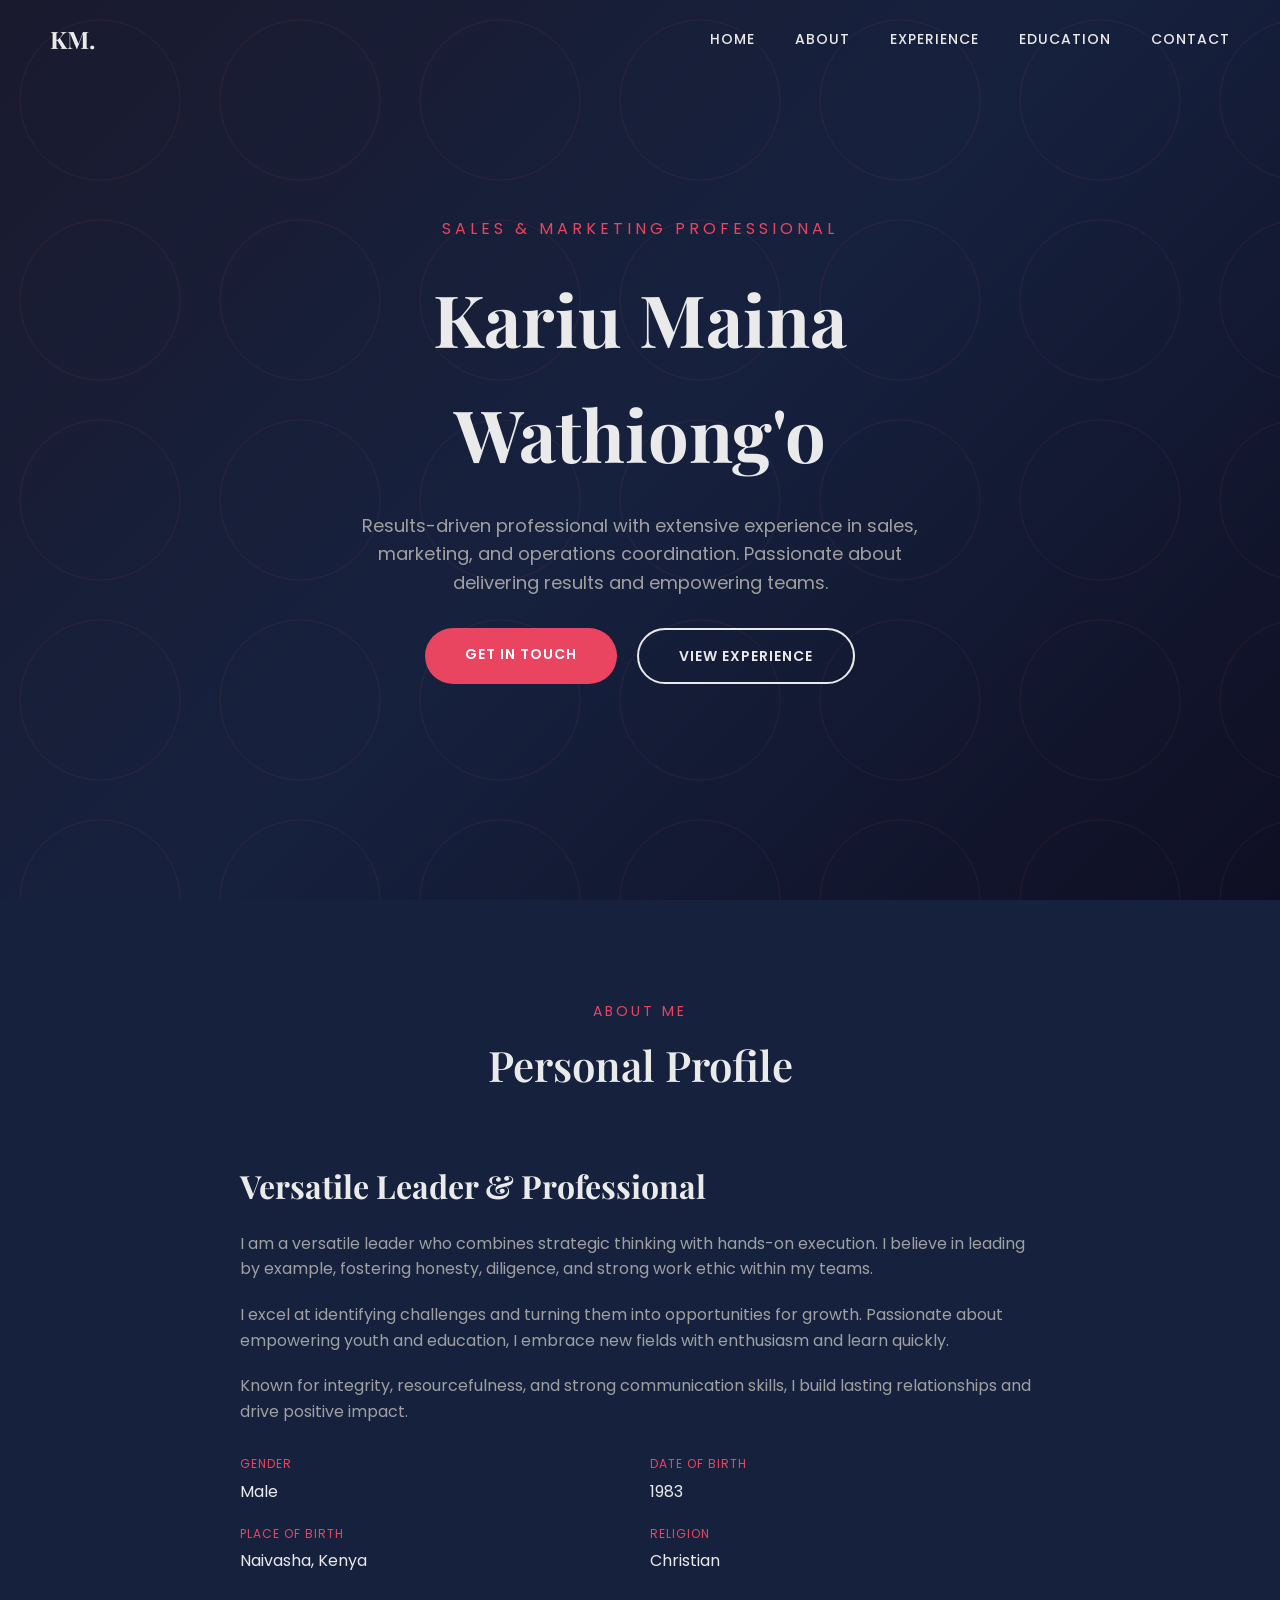
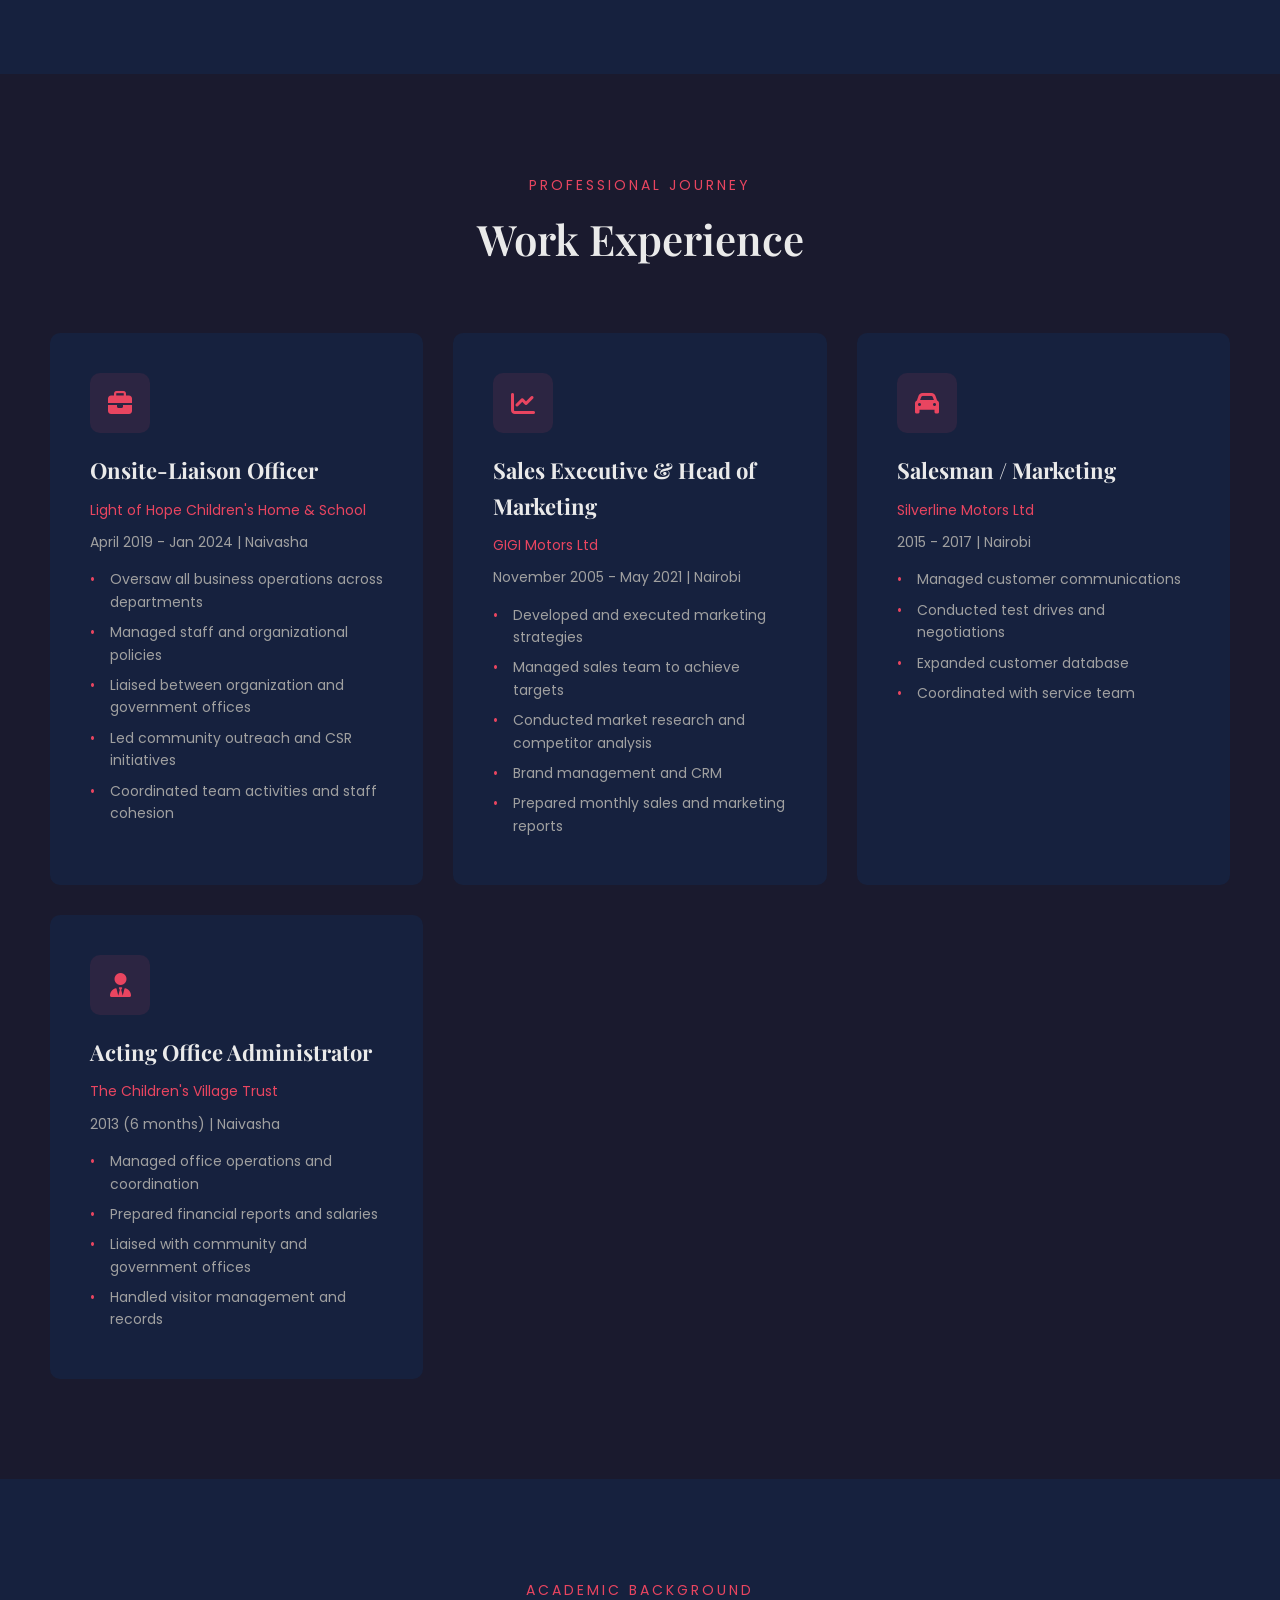
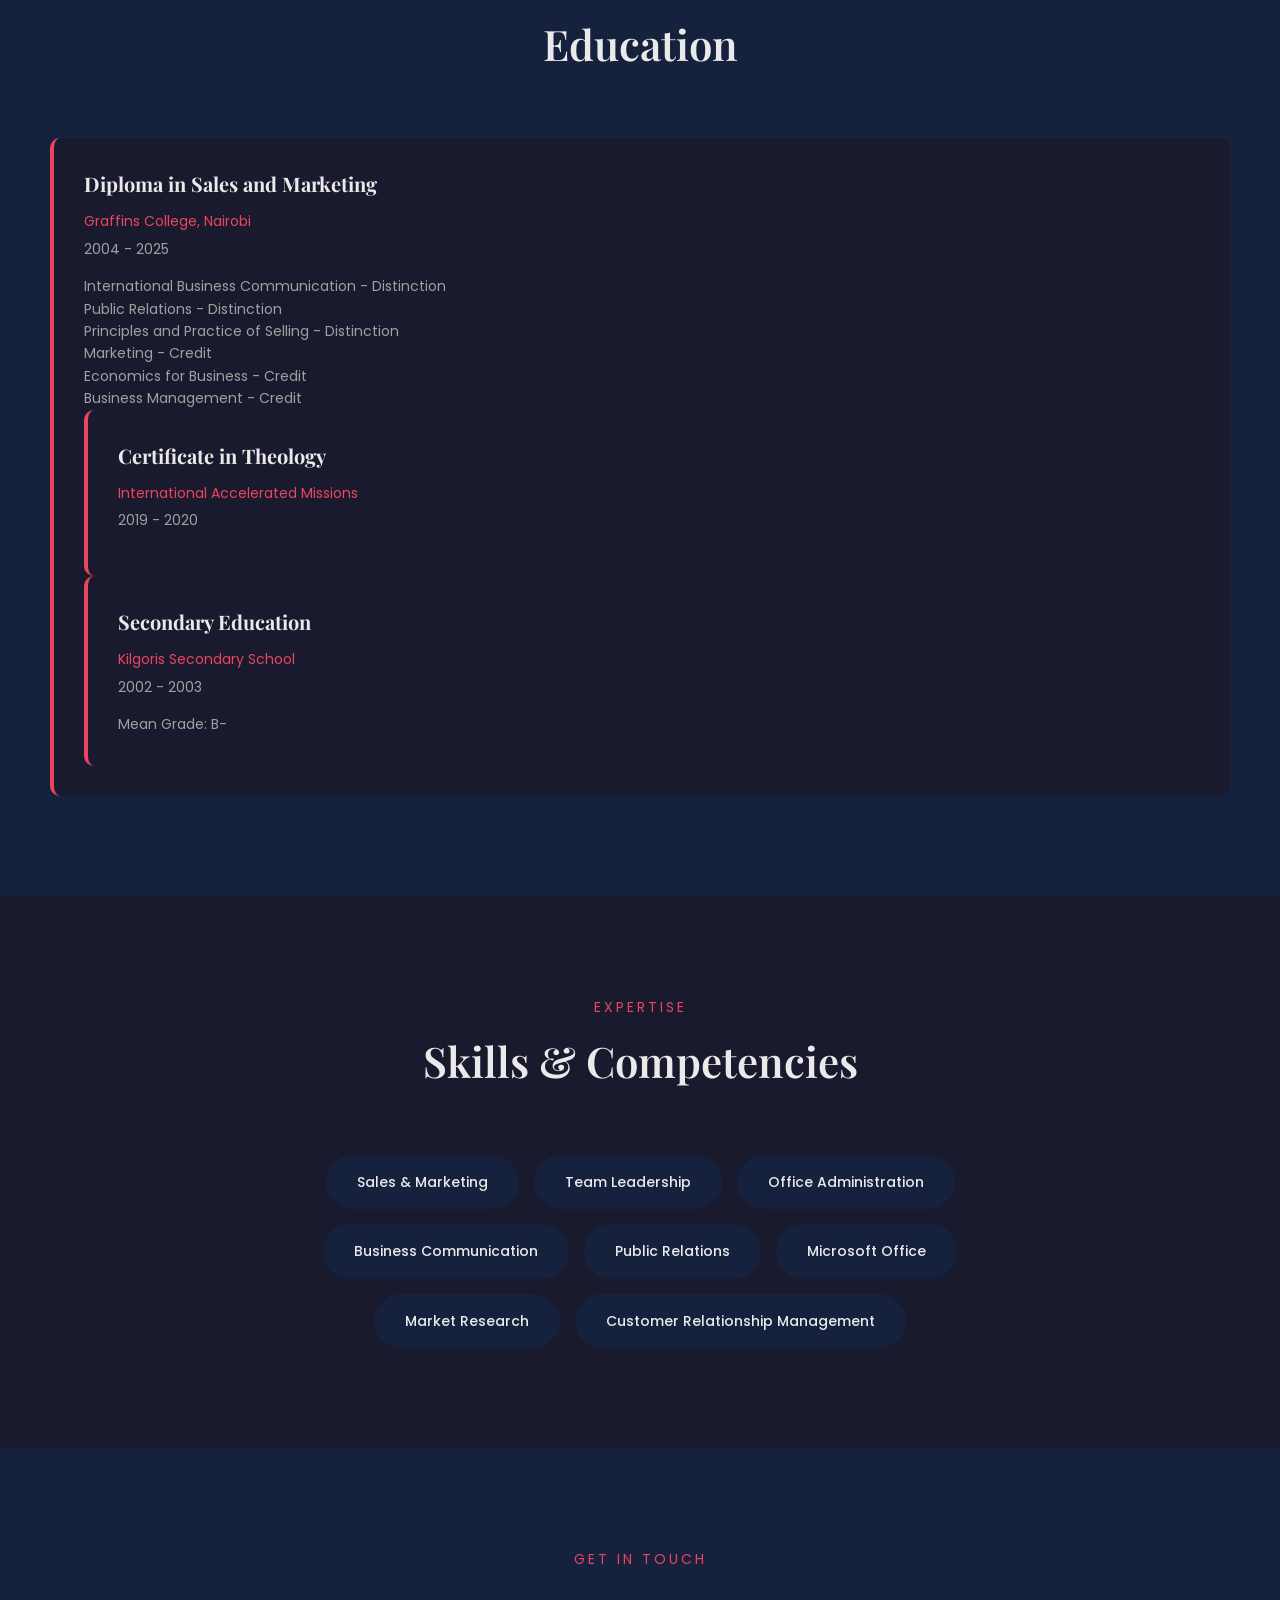
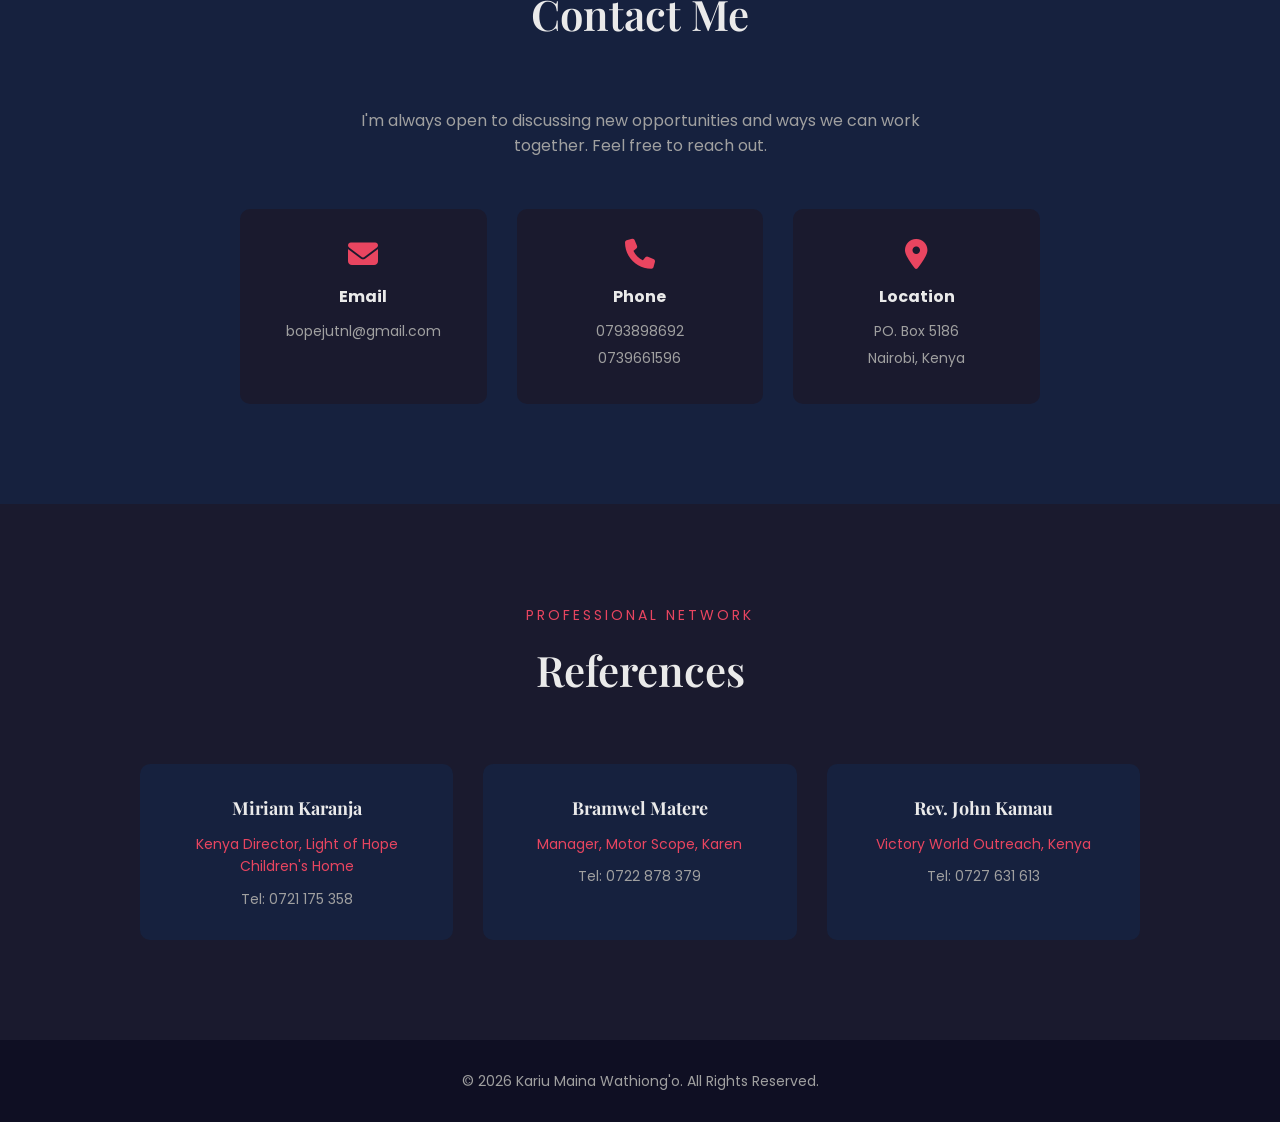
<file: index.html>
<!DOCTYPE html>
<html lang="en">
<head>
    <meta charset="UTF-8">
    <meta name="viewport" content="width=device-width, initial-scale=1.0">
    <title>Kariu Maina Wathiong'o | Portfolio</title>
    <link href="https://fonts.googleapis.com/css2?family=Playfair+Display:wght@400;500;600;700&family=Poppins:wght@300;400;500;600;700&display=swap" rel="stylesheet">
    <link rel="stylesheet" href="https://cdnjs.cloudflare.com/ajax/libs/font-awesome/6.4.0/css/all.min.css">
    
    <style>
        :root {
            --primary: #1a1a2e;
            --secondary: #16213e;
            --accent: #e94560;
            --light: #f8f9fa;
            --dark: #0f0f23;
            --text-light: #eaeaea;
            --text-muted: #a0a0a0;
        }
        
        * {
            margin: 0;
            padding: 0;
            box-sizing: border-box;
        }
        
        html {
            scroll-behavior: smooth;
        }
        
        body {
            font-family: 'Poppins', sans-serif;
            background: var(--primary);
            color: var(--text-light);
            line-height: 1.6;
            overflow-x: hidden;
        }
        
        /* Navigation */
        nav {
            position: fixed;
            top: 0;
            width: 100%;
            padding: 20px 50px;
            display: flex;
            justify-content: space-between;
            align-items: center;
            z-index: 1000;
            transition: all 0.3s ease;
            background: transparent;
        }
        
        nav.scrolled {
            background: rgba(26, 26, 46, 0.95);
            padding: 15px 50px;
            box-shadow: 0 2px 20px rgba(0,0,0,0.3);
        }
        
        .logo {
            font-family: 'Playfair Display', serif;
            font-size: 24px;
            font-weight: 700;
            color: var(--text-light);
            text-decoration: none;
        }
        
        .nav-links {
            display: flex;
            gap: 40px;
            list-style: none;
        }
        
        .nav-links a {
            color: var(--text-light);
            text-decoration: none;
            font-size: 14px;
            font-weight: 500;
            letter-spacing: 1px;
            text-transform: uppercase;
            transition: color 0.3s ease;
            position: relative;
        }
        
        .nav-links a::after {
            content: '';
            position: absolute;
            bottom: -5px;
            left: 0;
            width: 0;
            height: 2px;
            background: var(--accent);
            transition: width 0.3s ease;
        }
        
        .nav-links a:hover::after {
            width: 100%;
        }
        
        .nav-links a:hover {
            color: var(--accent);
        }
        
        /* Hero Section */
        .hero {
            min-height: 100vh;
            display: flex;
            align-items: center;
            justify-content: center;
            position: relative;
            background: linear-gradient(135deg, var(--primary) 0%, var(--secondary) 50%, var(--dark) 100%);
            overflow: hidden;
        }
        
        .hero::before {
            content: '';
            position: absolute;
            top: 0;
            left: 0;
            width: 100%;
            height: 100%;
            background: url('data:image/svg+xml,<svg xmlns="http://www.w3.org/2000/svg" viewBox="0 0 100 100"><circle cx="50" cy="50" r="40" fill="none" stroke="%23e94560" stroke-width="0.5" opacity="0.1"/></svg>');
            background-size: 200px 200px;
            animation: float 20s ease-in-out infinite;
        }
        
        @keyframes float {
            0%, 100% { transform: translateY(0) rotate(0deg); }
            50% { transform: translateY(-20px) rotate(5deg); }
        }
        
        .hero-content {
            text-align: center;
            z-index: 1;
            padding: 0 20px;
        }
        
        .hero-subtitle {
            font-size: 16px;
            letter-spacing: 4px;
            text-transform: uppercase;
            color: var(--accent);
            margin-bottom: 20px;
            animation: fadeInUp 1s ease forwards;
            opacity: 0;
        }
        
        .hero-title {
            font-family: 'Playfair Display', serif;
            font-size: 72px;
            font-weight: 700;
            margin-bottom: 20px;
            animation: fadeInUp 1s ease 0.2s forwards;
            opacity: 0;
        }
        
        .hero-title span {
            color: var(--accent);
        }
        
        .hero-description {
            font-size: 18px;
            color: var(--text-muted);
            max-width: 600px;
            margin: 0 auto 30px;
            animation: fadeInUp 1s ease 0.4s forwards;
            opacity: 0;
        }
        
        .hero-buttons {
            display: flex;
            gap: 20px;
            justify-content: center;
            animation: fadeInUp 1s ease 0.6s forwards;
            opacity: 0;
        }
        
        .btn {
            padding: 15px 40px;
            border-radius: 50px;
            text-decoration: none;
            font-weight: 600;
            font-size: 14px;
            letter-spacing: 1px;
            text-transform: uppercase;
            transition: all 0.3s ease;
            cursor: pointer;
            border: none;
        }
        
        .btn-primary {
            background: var(--accent);
            color: white;
        }
        
        .btn-primary:hover {
            background: #d63850;
            transform: translateY(-3px);
            box-shadow: 0 10px 30px rgba(233, 69, 96, 0.3);
        }
        
        .btn-secondary {
            background: transparent;
            color: var(--text-light);
            border: 2px solid var(--text-light);
        }
        
        .btn-secondary:hover {
            background: var(--text-light);
            color: var(--primary);
            transform: translateY(-3px);
        }
        
        @keyframes fadeInUp {
            from {
                opacity: 0;
                transform: translateY(30px);
            }
            to {
                opacity: 1;
                transform: translateY(0);
            }
        }
        
        /* About Section */
        .about {
            padding: 100px 50px;
            background: var(--secondary);
        }
        
        .section-header {
            text-align: center;
            margin-bottom: 60px;
        }
        
        .section-subtitle {
            font-size: 14px;
            letter-spacing: 3px;
            text-transform: uppercase;
            color: var(--accent);
            margin-bottom: 10px;
        }
        
        .section-title {
            font-family: 'Playfair Display', serif;
            font-size: 42px;
            font-weight: 600;
        }
        
        .about-content {
            max-width: 800px;
            margin: 0 auto;
        }
        
        .about-text h3 {
            font-family: 'Playfair Display', serif;
            font-size: 32px;
            margin-bottom: 20px;
        }
        
        .about-text p {
            color: var(--text-muted);
            margin-bottom: 20px;
        }
        
        .about-info {
            display: grid;
            grid-template-columns: 1fr 1fr;
            gap: 20px;
            margin-top: 30px;
        }
        
        .info-item {
            display: flex;
            flex-direction: column;
        }
        
        .info-label {
            font-size: 12px;
            text-transform: uppercase;
            letter-spacing: 1px;
            color: var(--accent);
            margin-bottom: 5px;
        }
        
        .info-value {
            font-size: 16px;
            color: var(--text-light);
        }
        
        /* Experience Section */
        .experience {
            padding: 100px 50px;
            background: var(--primary);
        }
        
        .experience-grid {
            display: grid;
            grid-template-columns: repeat(auto-fit, minmax(300px, 1fr));
            gap: 30px;
            max-width: 1200px;
            margin: 0 auto;
        }
        
        .experience-card {
            background: var(--secondary);
            padding: 40px;
            border-radius: 10px;
            transition: all 0.3s ease;
            position: relative;
            overflow: hidden;
        }
        
        .experience-card::before {
            content: '';
            position: absolute;
            top: 0;
            left: 0;
            width: 4px;
            height: 100%;
            background: var(--accent);
            transform: scaleY(0);
            transition: transform 0.3s ease;
        }
        
        .experience-card:hover {
            transform: translateY(-10px);
            box-shadow: 0 20px 40px rgba(0,0,0,0.3);
        }
        
        .experience-card:hover::before {
            transform: scaleY(1);
        }
        
        .experience-icon {
            width: 60px;
            height: 60px;
            background: rgba(233, 69, 96, 0.1);
            border-radius: 10px;
            display: flex;
            align-items: center;
            justify-content: center;
            margin-bottom: 20px;
        }
        
        .experience-icon i {
            font-size: 24px;
            color: var(--accent);
        }
        
        .experience-card h3 {
            font-family: 'Playfair Display', serif;
            font-size: 22px;
            margin-bottom: 10px;
        }
        
        .experience-card .company {
            color: var(--accent);
            font-size: 14px;
            margin-bottom: 10px;
        }
        
        .experience-card .dates {
            color: var(--text-muted);
            font-size: 14px;
            margin-bottom: 15px;
        }
        
        .experience-card ul {
            list-style: none;
        }
        
        .experience-card ul li {
            color: var(--text-muted);
            font-size: 14px;
            margin-bottom: 8px;
            padding-left: 20px;
            position: relative;
        }
        
        .experience-card ul li::before {
            content: '•';
            position: absolute;
            left: 0;
            color: var(--accent);
        }
        
        /* Education Section */
        .education {
            padding: 100px 50px;
            background: var(--secondary);
        }
        
        .education-grid {
            display: grid;
            grid-template-columns: repeat(auto-fit, minmax(300px, 1fr));
            gap: 30px;
            max-width: 1200px;
            margin: 0 auto;
        }
        
        .education-card {
            background: var(--primary);
            padding: 30px;
            border-radius: 10px;
            border-left: 4px solid var(--accent);
        }
        
        .education-card h3 {
            font-family: 'Playfair Display', serif;
            font-size: 20px;
            margin-bottom: 10px;
        }
        
        .education-card .school {
            color: var(--accent);
            font-size: 14px;
            margin-bottom: 5px;
        }
        
        .education-card .dates {
            color: var(--text-muted);
            font-size: 14px;
            margin-bottom: 15px;
        }
        
        .education-card .subjects {
            font-size: 14px;
            color: var(--text-muted);
        }
        
        /* Skills Section */
        .skills {
            padding: 100px 50px;
            background: var(--primary);
        }
        
        .skills-grid {
            display: flex;
            flex-wrap: wrap;
            justify-content: center;
            gap: 15px;
            max-width: 800px;
            margin: 0 auto;
        }
        
        .skill-tag {
            background: var(--secondary);
            padding: 15px 30px;
            border-radius: 50px;
            font-size: 14px;
            font-weight: 500;
            transition: all 0.3s ease;
            border: 1px solid transparent;
        }
        
        .skill-tag:hover {
            background: var(--accent);
            transform: translateY(-3px);
        }
        
        /* Contact Section */
        .contact {
            padding: 100px 50px;
            background: var(--secondary);
        }
        
        .contact-content {
            max-width: 800px;
            margin: 0 auto;
            text-align: center;
        }
        
        .contact-info {
            display: grid;
            grid-template-columns: repeat(auto-fit, minmax(200px, 1fr));
            gap: 30px;
            margin-top: 50px;
        }
        
        .contact-item {
            background: var(--primary);
            padding: 30px;
            border-radius: 10px;
            transition: all 0.3s ease;
        }
        
        .contact-item:hover {
            transform: translateY(-5px);
        }
        
        .contact-item i {
            font-size: 30px;
            color: var(--accent);
            margin-bottom: 15px;
        }
        
        .contact-item h4 {
            font-size: 16px;
            margin-bottom: 10px;
        }
        
        .contact-item p,
        .contact-item a {
            color: var(--text-muted);
            font-size: 14px;
            text-decoration: none;
            display: block;
            margin-bottom: 5px;
        }
        
        .contact-item a:hover {
            color: var(--accent);
        }
        
        /* References Section */
        .references {
            padding: 100px 50px;
            background: var(--primary);
        }
        
        .references-grid {
            display: grid;
            grid-template-columns: repeat(auto-fit, minmax(280px, 1fr));
            gap: 30px;
            max-width: 1000px;
            margin: 0 auto;
        }
        
        .reference-card {
            background: var(--secondary);
            padding: 30px;
            border-radius: 10px;
            text-align: center;
        }
        
        .reference-card h4 {
            font-family: 'Playfair Display', serif;
            font-size: 18px;
            margin-bottom: 10px;
        }
        
        .reference-card .position {
            color: var(--accent);
            font-size: 14px;
            margin-bottom: 10px;
        }
        
        .reference-card .phone {
            color: var(--text-muted);
            font-size: 14px;
        }
        
        /* Footer */
        footer {
            padding: 30px 50px;
            background: var(--dark);
            text-align: center;
        }
        
        footer p {
            color: var(--text-muted);
            font-size: 14px;
        }
        
        /* Mobile Menu */
        .menu-toggle {
            display: none;
            flex-direction: column;
            gap: 5px;
            cursor: pointer;
        }
        
        .menu-toggle span {
            width: 25px;
            height: 2px;
            background: var(--text-light);
            transition: all 0.3s ease;
        }
        
        /* Responsive */
        @media (max-width: 768px) {
            nav {
                padding: 15px 20px;
            }
            
            .logo {
                font-size: 20px;
            }
            
            .nav-links {
                display: none;
                position: absolute;
                top: 60px;
                left: 0;
                width: 100%;
                background: rgba(26, 26, 46, 0.98);
                flex-direction: column;
                padding: 20px;
                gap: 15px;
                text-align: center;
                box-shadow: 0 10px 30px rgba(0,0,0,0.3);
            }
            
            .nav-links.active {
                display: flex;
            }
            
            .nav-links a {
                font-size: 12px;
                padding: 10px 0;
            }
            
            .menu-toggle {
                display: flex;
            }
            
            .hero {
                padding: 0 20px;
            }
            
            .hero-title {
                font-size: 36px;
                line-height: 1.2;
            }
            
            .hero-subtitle {
                font-size: 12px;
                letter-spacing: 2px;
            }
            
            .hero-description {
                font-size: 14px;
            }
            
            .hero-buttons {
                flex-direction: column;
                gap: 15px;
            }
            
            .btn {
                padding: 12px 30px;
                font-size: 12px;
            }
            
            .section-header {
                margin-bottom: 40px;
            }
            
            .section-subtitle {
                font-size: 12px;
            }
            
            .section-title {
                font-size: 28px;
            }
            
            .about-content {
                grid-template-columns: 1fr;
                padding: 0 10px;
            }
            
            .about-text h3 {
                font-size: 24px;
            }
            
            .about-text p {
                font-size: 14px;
            }
            
            .about-info {
                grid-template-columns: 1fr 1fr;
                gap: 15px;
            }
            
            .info-label {
                font-size: 10px;
            }
            
            .info-value {
                font-size: 14px;
            }
            
            .about, .experience, .education, .skills, .contact, .references {
                padding: 50px 20px;
            }
            
            .experience-grid {
                grid-template-columns: 1fr;
                gap: 20px;
            }
            
            .experience-card {
                padding: 25px;
            }
            
            .experience-card h3 {
                font-size: 18px;
            }
            
            .experience-card .company,
            .experience-card .dates {
                font-size: 13px;
            }
            
            .experience-card ul li {
                font-size: 13px;
            }
            
            .experience-icon {
                width: 50px;
                height: 50px;
            }
            
            .experience-icon i {
                font-size: 20px;
            }
            
            .education-grid {
                grid-template-columns: 1fr;
                gap: 20px;
            }
            
            .education-card {
                padding: 20px;
            }
            
            .education-card h3 {
                font-size: 16px;
            }
            
            .education-card .school,
            .education-card .dates {
                font-size: 13px;
            }
            
            .education-card .subjects {
                font-size: 12px;
            }
            
            .skills-grid {
                gap: 10px;
            }
            
            .skill-tag {
                padding: 10px 20px;
                font-size: 12px;
            }
            
            .contact-info {
                grid-template-columns: 1fr;
                gap: 20px;
            }
            
            .contact-item {
                padding: 20px;
            }
            
            .references-grid {
                grid-template-columns: 1fr;
                gap: 20px;
            }
            
            .reference-card {
                padding: 20px;
            }
            
            footer {
                padding: 20px;
            }
            
            footer p {
                font-size: 12px;
            }
        }
        
        /* iOS specific fixes */
        @supports (-webkit-touch-callout: none) {
            .hero {
                min-height: -webkit-fill-available;
            }
            
            body {
                -webkit-overflow-scrolling: touch;
            }
        }
        
        /* Android specific fixes */
        @media screen and (max-width: 480px) {
            .hero-title {
                font-size: 32px;
            }
            
            .about-info {
                grid-template-columns: 1fr;
            }
            
            .btn {
                width: 100%;
                text-align: center;
            }
        }
        
        /* Smooth scrolling for touch devices */
        @media (hover: none) {
            .experience-card:hover {
                transform: none;
            }
            
            .experience-card:active {
                transform: translateY(-5px);
                box-shadow: 0 15px 30px rgba(0,0,0,0.3);
            }
            
            .skill-tag:active {
                transform: scale(0.95);
            }
            
            .contact-item:active {
                transform: scale(0.98);
            }
        }
    </style>
</head>
<body>
    <!-- Navigation -->
    <nav id="navbar">
        <a href="#" class="logo">KM.</a>
        <ul class="nav-links">
            <li><a href="#home">Home</a></li>
            <li><a href="#about">About</a></li>
            <li><a href="#experience">Experience</a></li>
            <li><a href="#education">Education</a></li>
            <li><a href="#contact">Contact</a></li>
        </ul>
        <div class="menu-toggle" id="mobile-menu">
            <span></span>
            <span></span>
            <span></span>
        </div>
    </nav>

    <!-- Hero Section -->
    <section class="hero" id="home">
        <div class="hero-content">
            <p class="hero-subtitle">Sales & Marketing Professional</p>
            <h1 class="hero-title">Kariu Maina<br>Wathiong'o</h1>
            <p class="hero-description">Results-driven professional with extensive experience in sales, marketing, and operations coordination. Passionate about delivering results and empowering teams.</p>
            <div class="hero-buttons">
                <a href="#contact" class="btn btn-primary">Get In Touch</a>
                <a href="#experience" class="btn btn-secondary">View Experience</a>
            </div>
    </section>

    <!-- About Section -->
    <section class="about" id="about">
        <div class="section-header">
            <p class="section-subtitle">About Me</p>
            <h2 class="section-title">Personal Profile</h2>
        </div>
        <div class="about-content">
            <div class="about-text">
                <h3>Versatile Leader & Professional</h3>
                <p>I am a versatile leader who combines strategic thinking with hands-on execution. I believe in leading by example, fostering honesty, diligence, and strong work ethic within my teams.</p>
                <p>I excel at identifying challenges and turning them into opportunities for growth. Passionate about empowering youth and education, I embrace new fields with enthusiasm and learn quickly.</p>
                <p>Known for integrity, resourcefulness, and strong communication skills, I build lasting relationships and drive positive impact.</p>
                
                <div class="about-info">
                    <div class="info-item">
                        <span class="info-label">Gender</span>
                        <span class="info-value">Male</span>
                    </div>
                    <div class="info-item">
                        <span class="info-label">Date of Birth</span>
                        <span class="info-value">1983</span>
                    </div>
                    <div class="info-item">
                        <span class="info-label">Place of Birth</span>
                        <span class="info-value">Naivasha, Kenya</span>
                    </div>
                    <div class="info-item">
                        <span class="info-label">Religion</span>
                        <span class="info-value">Christian</span>
                    </div>
            </div>
    </section>

    <!-- Experience Section -->
    <section class="experience" id="experience">
        <div class="section-header">
            <p class="section-subtitle">Professional Journey</p>
            <h2 class="section-title">Work Experience</h2>
        </div>
        <div class="experience-grid">
            <div class="experience-card">
                <div class="experience-icon">
                    <i class="fas fa-briefcase"></i>
                </div>
                <h3>Onsite-Liaison Officer</h3>
                <p class="company">Light of Hope Children's Home & School</p>
                <p class="dates">April 2019 - Jan 2024 | Naivasha</p>
                <ul>
                    <li>Oversaw all business operations across departments</li>
                    <li>Managed staff and organizational policies</li>
                    <li>Liaised between organization and government offices</li>
                    <li>Led community outreach and CSR initiatives</li>
                    <li>Coordinated team activities and staff cohesion</li>
                </ul>
            </div>
            
            <div class="experience-card">
                <div class="experience-icon">
                    <i class="fas fa-chart-line"></i>
                </div>
                <h3>Sales Executive & Head of Marketing</h3>
                <p class="company">GIGI Motors Ltd</p>
                <p class="dates">November 2005 - May 2021 | Nairobi</p>
                <ul>
                    <li>Developed and executed marketing strategies</li>
                    <li>Managed sales team to achieve targets</li>
                    <li>Conducted market research and competitor analysis</li>
                    <li>Brand management and CRM</li>
                    <li>Prepared monthly sales and marketing reports</li>
                </ul>
            </div>
            
            <div class="experience-card">
                <div class="experience-icon">
                    <i class="fas fa-car"></i>
                </div>
                <h3>Salesman / Marketing</h3>
                <p class="company">Silverline Motors Ltd</p>
                <p class="dates">2015 - 2017 | Nairobi</p>
                <ul>
                    <li>Managed customer communications</li>
                    <li>Conducted test drives and negotiations</li>
                    <li>Expanded customer database</li>
                    <li>Coordinated with service team</li>
                </ul>
            </div>
            
            <div class="experience-card">
                <div class="experience-icon">
                    <i class="fas fa-user-tie"></i>
                </div>
                <h3>Acting Office Administrator</h3>
                <p class="company">The Children's Village Trust</p>
                <p class="dates">2013 (6 months) | Naivasha</p>
                <ul>
                    <li>Managed office operations and coordination</li>
                    <li>Prepared financial reports and salaries</li>
                    <li>Liaised with community and government offices</li>
                    <li>Handled visitor management and records</li>
                </ul>
            </div>
    </section>

    <!-- Education Section -->
    <section class="education" id="education">
        <div class="section-header">
            <p class="section-subtitle">Academic Background</p>
            <h2 class="section-title">Education</h2>
        </div>
        <div class="education-grid">
            <div class="education-card">
                <h3>Diploma in Sales and Marketing</h3>
                <p class="school">Graffins College, Nairobi</p>
                <p class="dates">2004 - 2025</p>
                <div class="subjects">
                    <p>International Business Communication - Distinction</p>
                    <p>Public Relations - Distinction</p>
                    <p>Principles and Practice of Selling - Distinction</p>
                    <p>Marketing - Credit</p>
                    <p>Economics for Business - Credit</p>
                    <p>Business Management - Credit</p>
                </div>
            
            <div class="education-card">
                <h3>Certificate in Theology</h3>
                <p class="school">International Accelerated Missions</p>
                <p class="dates">2019 - 2020</p>
            </div>
            
            <div class="education-card">
                <h3>Secondary Education</h3>
                <p class="school">Kilgoris Secondary School</p>
                <p class="dates">2002 - 2003</p>
                <div class="subjects">
                    <p>Mean Grade: B-</p>
                </div>
        </div>
    </section>

    <!-- Skills Section -->
    <section class="skills" id="skills">
        <div class="section-header">
            <p class="section-subtitle">Expertise</p>
            <h2 class="section-title">Skills & Competencies</h2>
        </div>
        <div class="skills-grid">
            <span class="skill-tag">Sales & Marketing</span>
            <span class="skill-tag">Team Leadership</span>
            <span class="skill-tag">Office Administration</span>
            <span class="skill-tag">Business Communication</span>
            <span class="skill-tag">Public Relations</span>
            <span class="skill-tag">Microsoft Office</span>
            <span class="skill-tag">Market Research</span>
            <span class="skill-tag">Customer Relationship Management</span>
        </div>
    </section>

    <!-- Contact Section -->
    <section class="contact" id="contact">
        <div class="section-header">
            <p class="section-subtitle">Get In Touch</p>
            <h2 class="section-title">Contact Me</h2>
        </div>
        <div class="contact-content">
            <p style="color: var(--text-muted); max-width: 600px; margin: 0 auto;">I'm always open to discussing new opportunities and ways we can work together. Feel free to reach out.</p>
            <div class="contact-info">
                <div class="contact-item">
                    <i class="fas fa-envelope"></i>
                    <h4>Email</h4>
                    <a href="mailto:bopejutnl@gmail.com">bopejutnl@gmail.com</a>
                </div>
                <div class="contact-item">
                    <i class="fas fa-phone"></i>
                    <h4>Phone</h4>
                    <a href="tel:0793898692">0793898692</a>
                    <a href="tel:0739661596">0739661596</a>
                </div>
                <div class="contact-item">
                    <i class="fas fa-map-marker-alt"></i>
                    <h4>Location</h4>
                    <p>PO. Box 5186</p>
                    <p>Nairobi, Kenya</p>
                </div>
        </div>
    </section>

    <!-- References Section -->
    <section class="references" id="references">
        <div class="section-header">
            <p class="section-subtitle">Professional Network</p>
            <h2 class="section-title">References</h2>
        </div>
        <div class="references-grid">
            <div class="reference-card">
                <h4>Miriam Karanja</h4>
                <p class="position">Kenya Director, Light of Hope Children's Home</p>
                <p class="phone">Tel: 0721 175 358</p>
            </div>
            <div class="reference-card">
                <h4>Bramwel Matere</h4>
                <p class="position">Manager, Motor Scope, Karen</p>
                <p class="phone">Tel: 0722 878 379</p>
            </div>
            <div class="reference-card">
                <h4>Rev. John Kamau</h4>
                <p class="position">Victory World Outreach, Kenya</p>
                <p class="phone">Tel: 0727 631 613</p>
            </div>
    </section>

    <!-- Footer -->
    <footer>
        <p>&copy; 2026 Kariu Maina Wathiong'o. All Rights Reserved.</p>
    </footer>

    <script>
        // Navbar scroll effect
        window.addEventListener('scroll', function() {
            const navbar = document.getElementById('navbar');
            if (window.scrollY > 50) {
                navbar.classList.add('scrolled');
            } else {
                navbar.classList.remove('scrolled');
            }
        });

        // Mobile menu toggle
        const mobileMenu = document.getElementById('mobile-menu');
        const navLinks = document.querySelector('.nav-links');

        mobileMenu.addEventListener('click', function() {
            navLinks.classList.toggle('active');
        });

        // Smooth scroll for navigation links
        document.querySelectorAll('a[href^="#"]').forEach(anchor => {
            anchor.addEventListener('click', function(e) {
                e.preventDefault();
                const target = document.querySelector(this.getAttribute('href'));
                if (target) {
                    target.scrollIntoView({
                        behavior: 'smooth'
                    });
                }
                // Close mobile menu after click
                navLinks.classList.remove('active');
            });
        });
    </script>
</body>
</html>
</file>
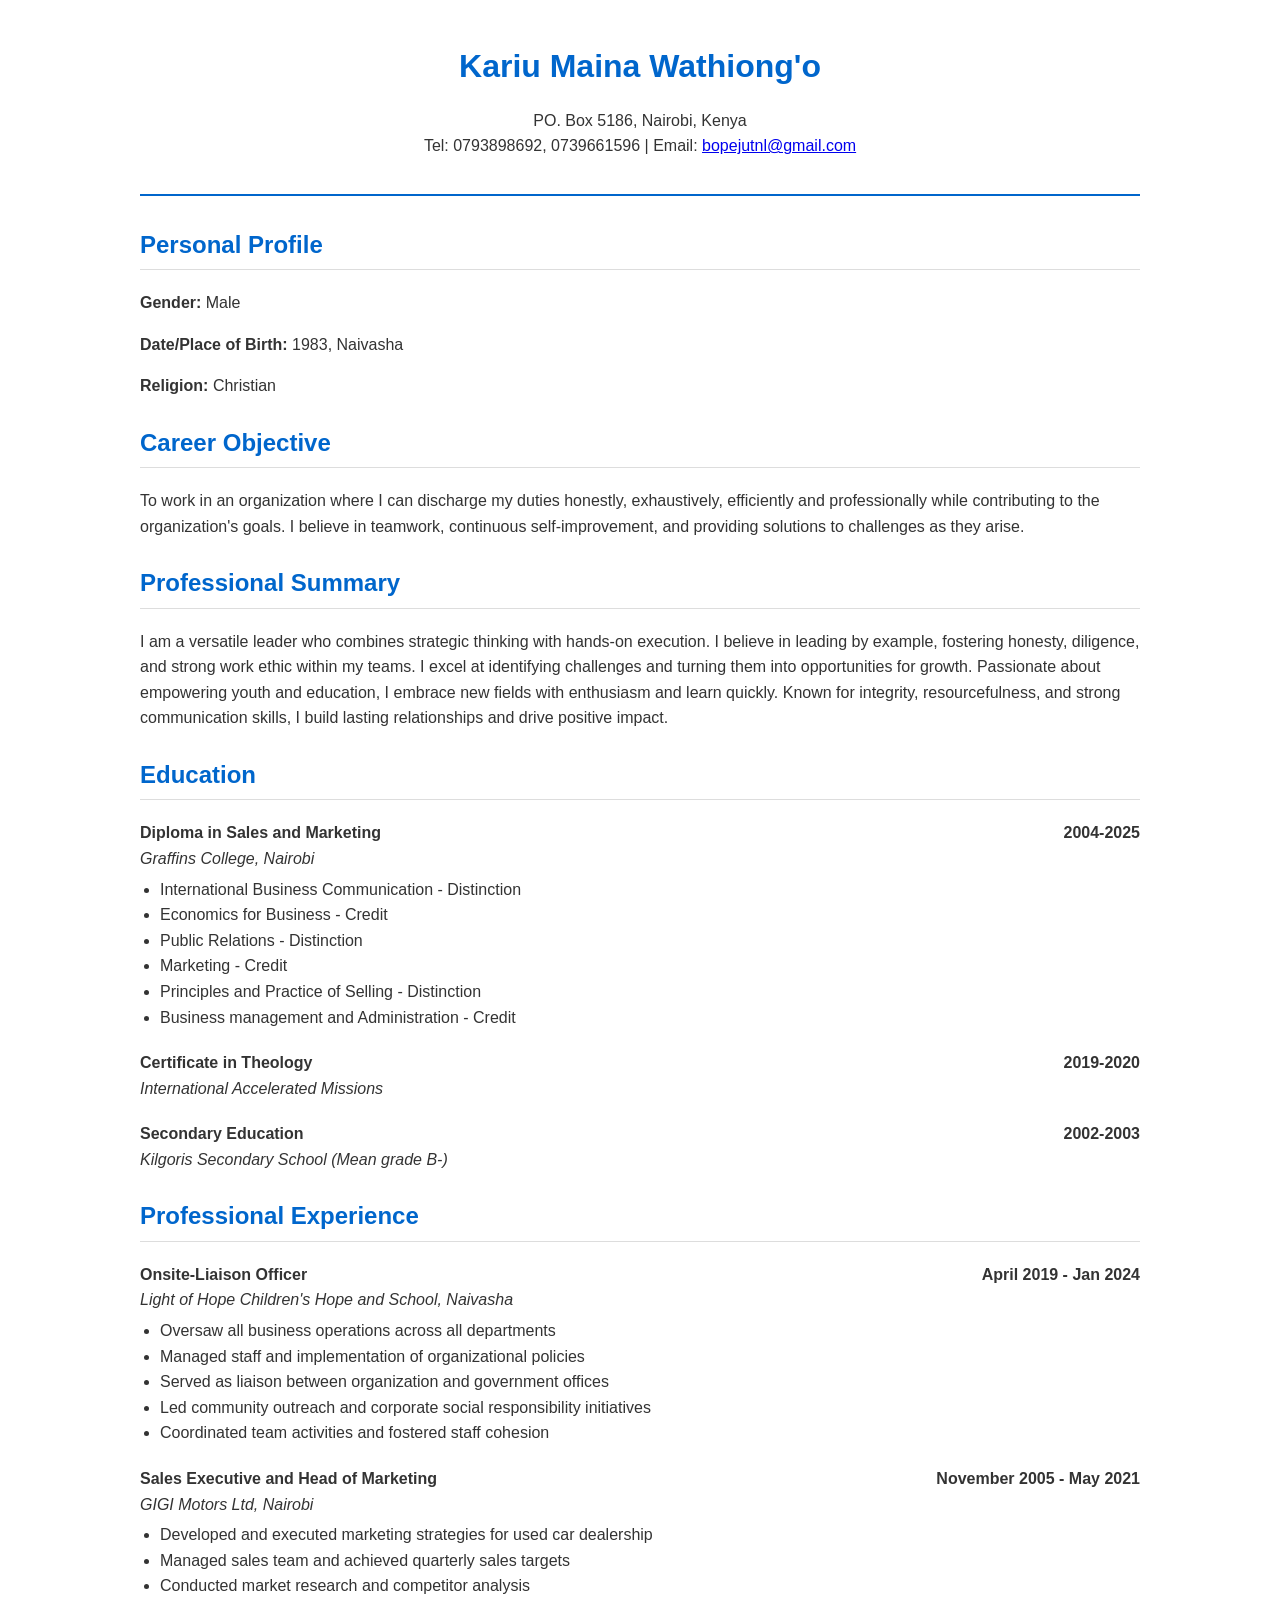
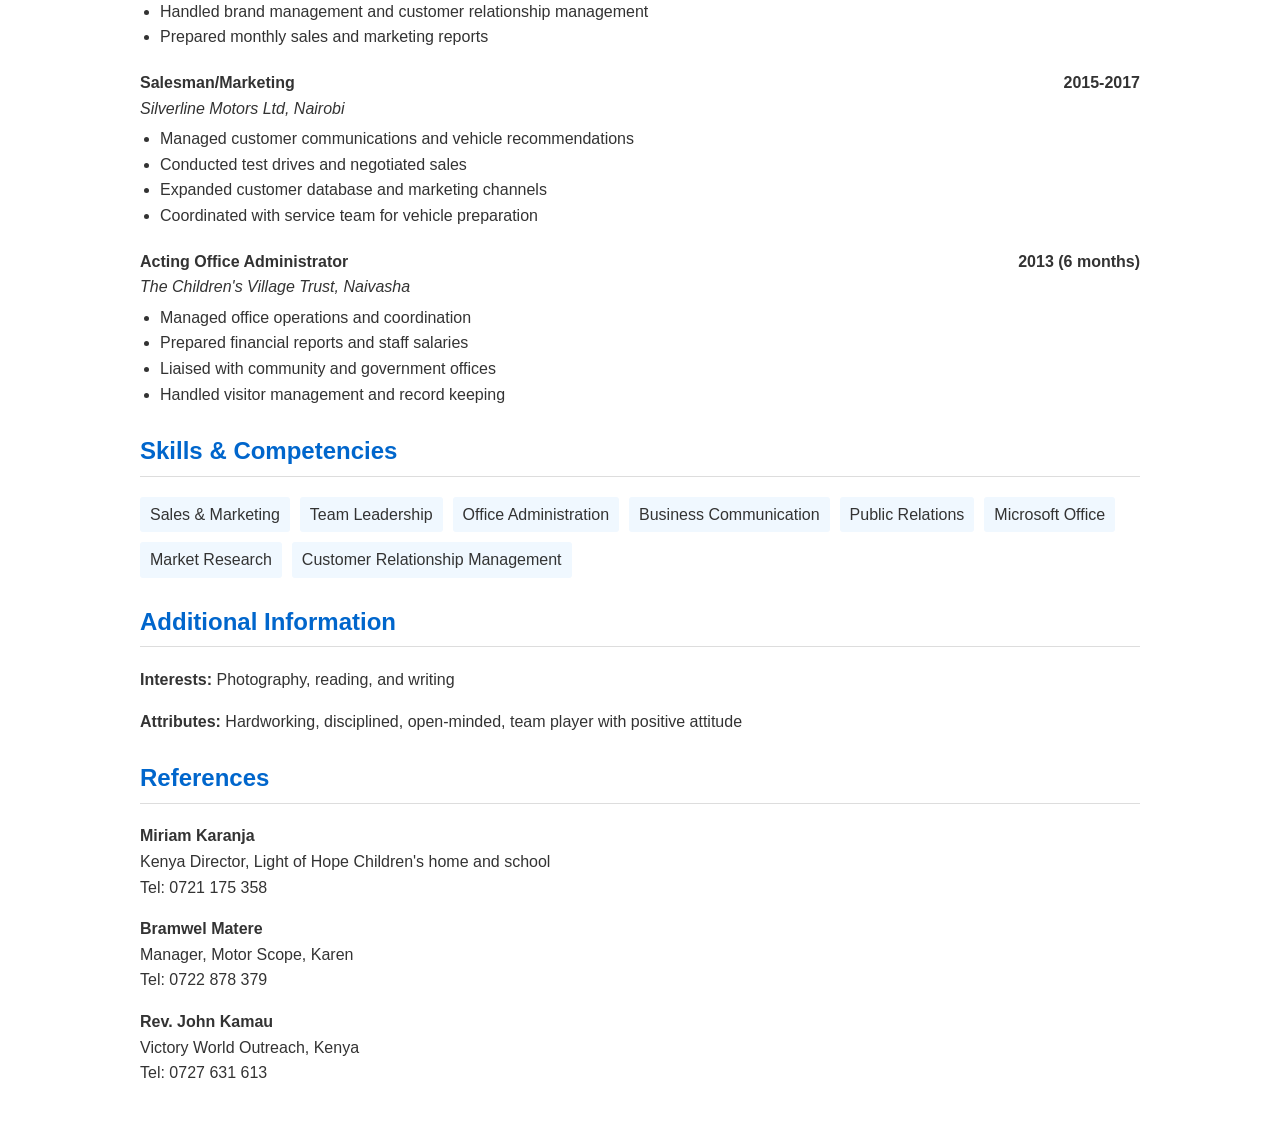
<file: Kariu.html>
<!DOCTYPE html>
<html lang="en">
<head>
    <meta charset="UTF-8">
    <meta name="viewport" content="width=device-width, initial-scale=1.0">
    <title>Kariu Maina - Professional Profile</title>
    <style>
        body {
            font-family: Arial, sans-serif;
            line-height: 1.6;
            margin: 0;
            padding: 20px;
            color: #333;
            max-width: 1000px;
            margin: 0 auto;
        }
        header {
            text-align: center;
            margin-bottom: 30px;
            border-bottom: 2px solid #0066cc;
            padding-bottom: 20px;
        }
        h1 {
            color: #0066cc;
            margin-bottom: 5px;
        }
        h2 {
            color: #0066cc;
            border-bottom: 1px solid #ddd;
            padding-bottom: 5px;
            margin-top: 25px;
        }
        .contact-info {
            margin: 15px 0;
        }
        .section {
            margin-bottom: 25px;
        }
        .job {
            margin-bottom: 20px;
        }
        .job-title {
            font-weight: bold;
            display: flex;
            justify-content: space-between;
        }
        .job-company {
            font-style: italic;
        }
        ul {
            margin-top: 5px;
            padding-left: 20px;
        }
        .skills {
            display: flex;
            flex-wrap: wrap;
            gap: 10px;
        }
        .skill {
            background-color: #f0f8ff;
            padding: 5px 10px;
            border-radius: 3px;
        }
    </style>
</head>
<body>
    <header>
        <h1>Kariu Maina Wathiong'o</h1>
        <div class="contact-info">
            <div>PO. Box 5186, Nairobi, Kenya</div>
            <div>Tel: 0793898692, 0739661596 | Email: <a href="mailto:bopejutnl@gmail.com">bopejutnl@gmail.com</a></div>
        </div>
    </header>

    <section class="section">
        <h2>Personal Profile</h2>
        <p><strong>Gender:</strong> Male</p>
        <p><strong>Date/Place of Birth:</strong> 1983, Naivasha</p>
        <p><strong>Religion:</strong> Christian</p>
    </section>

    <section class="section">
        <h2>Career Objective</h2>
        <p>To work in an organization where I can discharge my duties honestly, exhaustively, efficiently and professionally while contributing to the organization's goals. I believe in teamwork, continuous self-improvement, and providing solutions to challenges as they arise.</p>
    </section>

    <section class="section">
        <h2>Professional Summary</h2>
        <p>I am a versatile leader who combines strategic thinking with hands-on execution. I believe in leading by example, fostering honesty, diligence, and strong work ethic within my teams. I excel at identifying challenges and turning them into opportunities for growth. Passionate about empowering youth and education, I embrace new fields with enthusiasm and learn quickly. Known for integrity, resourcefulness, and strong communication skills, I build lasting relationships and drive positive impact.</p>
    </section>

    <section class="section">
        <h2>Education</h2>
        <div class="job">
            <div class="job-title">
                <span>Diploma in Sales and Marketing</span>
                <span>2004-2025</span>
            </div>
            <div class="job-company">Graffins College, Nairobi</div>
            <ul>
                <li>International Business Communication - Distinction</li>
                <li>Economics for Business - Credit</li>
                <li>Public Relations - Distinction</li>
                <li>Marketing - Credit</li>
                <li>Principles and Practice of Selling - Distinction</li>
                <li>Business management and Administration - Credit</li>
            </ul>
        </div>
        
        <div class="job">
            <div class="job-title">
                <span>Certificate in Theology</span>
                <span>2019-2020</span>
            </div>
            <div class="job-company">International Accelerated Missions</div>
        </div>
        
        <div class="job">
            <div class="job-title">
                <span>Secondary Education</span>
                <span>2002-2003</span>
            </div>
            <div class="job-company">Kilgoris Secondary School (Mean grade B-)</div>
        </div>
    </section>

    <section class="section">
        <h2>Professional Experience</h2>
        
        <div class="job">
            <div class="job-title">
                <span>Onsite-Liaison Officer</span>
                <span>April 2019 - Jan 2024</span>
            </div>
            <div class="job-company">Light of Hope Children's Hope and School, Naivasha</div>
            <ul>
                <li>Oversaw all business operations across all departments</li>
                <li>Managed staff and implementation of organizational policies</li>
                <li>Served as liaison between organization and government offices</li>
                <li>Led community outreach and corporate social responsibility initiatives</li>
                <li>Coordinated team activities and fostered staff cohesion</li>
            </ul>
        </div>
        
        <div class="job">
            <div class="job-title">
                <span>Sales Executive and Head of Marketing</span>
                <span>November 2005 - May 2021</span>
            </div>
            <div class="job-company">GIGI Motors Ltd, Nairobi</div>
            <ul>
                <li>Developed and executed marketing strategies for used car dealership</li>
                <li>Managed sales team and achieved quarterly sales targets</li>
                <li>Conducted market research and competitor analysis</li>
                <li>Handled brand management and customer relationship management</li>
                <li>Prepared monthly sales and marketing reports</li>
            </ul>
        </div>
        
        <div class="job">
            <div class="job-title">
                <span>Salesman/Marketing</span>
                <span>2015-2017</span>
            </div>
            <div class="job-company">Silverline Motors Ltd, Nairobi</div>
            <ul>
                <li>Managed customer communications and vehicle recommendations</li>
                <li>Conducted test drives and negotiated sales</li>
                <li>Expanded customer database and marketing channels</li>
                <li>Coordinated with service team for vehicle preparation</li>
            </ul>
        </div>
        
        <div class="job">
            <div class="job-title">
                <span>Acting Office Administrator</span>
                <span>2013 (6 months)</span>
            </div>
            <div class="job-company">The Children's Village Trust, Naivasha</div>
            <ul>
                <li>Managed office operations and coordination</li>
                <li>Prepared financial reports and staff salaries</li>
                <li>Liaised with community and government offices</li>
                <li>Handled visitor management and record keeping</li>
            </ul>
        </div>
    </section>

    <section class="section">
        <h2>Skills & Competencies</h2>
        <div class="skills">
            <div class="skill">Sales & Marketing</div>
            <div class="skill">Team Leadership</div>
            <div class="skill">Office Administration</div>
            <div class="skill">Business Communication</div>
            <div class="skill">Public Relations</div>
            <div class="skill">Microsoft Office</div>
            <div class="skill">Market Research</div>
            <div class="skill">Customer Relationship Management</div>
        </div>
    </section>

    <section class="section">
        <h2>Additional Information</h2>
        <p><strong>Interests:</strong> Photography, reading, and writing</p>
        <p><strong>Attributes:</strong> Hardworking, disciplined, open-minded, team player with positive attitude</p>
    </section>

    <section class="section">
        <h2>References</h2>
        <p><strong>Miriam Karanja</strong><br>
        Kenya Director, Light of Hope Children's home and school<br>
        Tel: 0721 175 358</p>
        
        <p><strong>Bramwel Matere</strong><br>
        Manager, Motor Scope, Karen<br>
        Tel: 0722 878 379</p>
        
        <p><strong>Rev. John Kamau</strong><br>
        Victory World Outreach, Kenya<br>
        Tel: 0727 631 613</p>
    </section>
</body>
</html>
</file>
